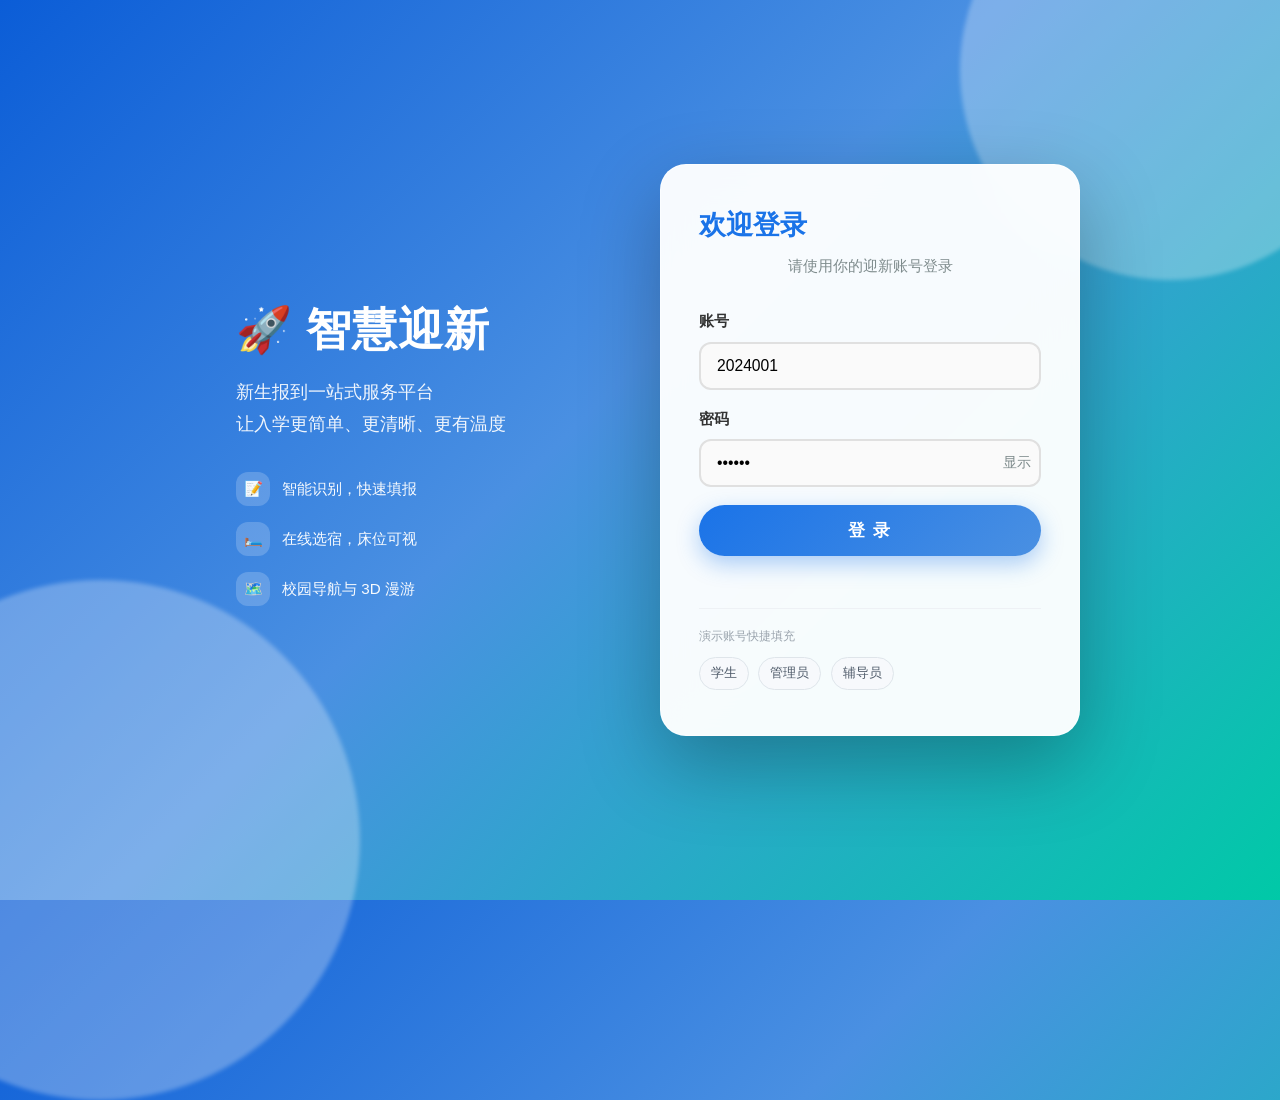
<file: templates/index.html>
<!DOCTYPE html>
<html lang="zh-CN">
<head>
    <meta charset="UTF-8">
    <meta name="viewport" content="width=device-width, initial-scale=1.0">
    <title>智慧迎新 - 登录</title>
    <link rel="stylesheet" href="/static/css/style.css">
    <style>
        :root {
            --login-primary: #1a73e8;
            --login-accent: #00c9a7;
        }
        * { margin: 0; padding: 0; box-sizing: border-box; }
        body {
            min-height: 100vh;
            background: linear-gradient(135deg, #0b5dd7 0%, #4a90e2 46%, #00c9a7 100%);
            display: flex;
            align-items: center;
            justify-content: center;
            padding: 24px;
            font-family: -apple-system, "Microsoft YaHei", "Segoe UI", sans-serif;
            position: relative;
            overflow-x: hidden;
        }
        body::before,
        body::after {
            content: '';
            position: absolute;
            border-radius: 50%;
            filter: blur(2px);
            opacity: 0.28;
            pointer-events: none;
        }
        body::before { width: 420px; height: 420px; background: white; top: -140px; right: -100px; }
        body::after { width: 520px; height: 520px; background: white; bottom: -200px; left: -160px; }
        .login-shell { position: relative; z-index: 1; width: 100%; max-width: 880px; display: flex; gap: 0; }
        .login-brand {
            flex: 1; color: white; padding: 48px 36px; display: flex; flex-direction: column;
            justify-content: center; min-height: 480px;
        }
        .login-brand h1 { font-size: 2.8rem; font-weight: 800; letter-spacing: 1px; }
        .login-brand .tagline { margin-top: 12px; font-size: 1.1rem; opacity: 0.92; line-height: 1.8; }
        .login-brand .brand-points { margin-top: 32px; display: flex; flex-direction: column; gap: 16px; }
        .login-brand .brand-point { display: flex; align-items: center; gap: 12px; font-size: 0.95rem; opacity: 0.96; }
        .brand-point .dot { width: 34px; height: 34px; border-radius: 12px; background: rgba(255,255,255,0.2); display: flex; align-items: center; justify-content: center; }
        .login-card {
            width: 420px; background: rgba(255,255,255,0.96); border-radius: 26px;
            padding: 38px; box-shadow: 0 28px 80px rgba(0,0,0,0.28);
            backdrop-filter: blur(20px);
        }
        .login-card h2 { font-size: 1.7rem; color: #1a73e8; margin-bottom: 8px; }
        .login-card .subtitle { color: #7f8c8d; font-size: 0.92rem; margin-bottom: 26px; }
        .form-group { margin-bottom: 18px; }
        .form-group label { display: block; margin-bottom: 8px; font-weight: 600; color: #333; font-size: 0.92rem; }
        .input-wrap { position: relative; }
        .input-wrap input {
            width: 100%; padding: 13px 46px 13px 16px; border: 2px solid #e0e0e0; border-radius: 12px;
            font-size: 0.98rem; background: #fafafa; transition: all .25s;
        }
        .input-wrap input:focus { outline: none; border-color: #1a73e8; background: white; box-shadow: 0 0 0 4px rgba(26,115,232,0.1); }
        .password-toggle {
            position: absolute; right: 10px; top: 50%; transform: translateY(-50%);
            border: none; background: transparent; cursor: pointer; color: #7f8c8d; font-size: 0.85rem;
        }
        .btn-login {
            width: 100%; padding: 14px; border: none; border-radius: 30px; cursor: pointer;
            background: linear-gradient(135deg, #1a73e8, #4a90e2); color: white;
            font-size: 1.05rem; font-weight: 700; letter-spacing: 2px;
            box-shadow: 0 8px 22px rgba(26,115,232,0.35); transition: all .25s;
        }
        .btn-login:hover { transform: translateY(-2px); box-shadow: 0 12px 28px rgba(26,115,232,0.45); }
        .btn-login:active { transform: translateY(0); }
        .error-msg { color: #ea4335; text-align: center; margin-top: 12px; font-size: 0.85rem; min-height: 20px; }
        .quick-login { margin-top: 20px; padding-top: 18px; border-top: 1px solid #eef1f5; }
        .quick-login p { font-size: 0.78rem; color: #9aa3ac; margin-bottom: 10px; }
        .quick-login button {
            border: 1px solid #dfe5ea; background: #f7f9fc; color: #4d5968; border-radius: 20px;
            padding: 7px 11px; margin: 0 5px 7px 0; cursor: pointer; font-size: 0.8rem; transition: all .2s;
        }
        .quick-login button:hover { border-color: #1a73e8; color: #1a73e8; background: #e8f0fe; }
        @media (max-width: 760px) {
            .login-shell { flex-direction: column; }
            .login-brand { min-height: auto; padding: 24px 8px; }
            .login-brand h1 { font-size: 2.1rem; }
            .brand-points { display: none; }
            .login-card { width: 100%; padding: 30px 24px; }
        }
    </style>
</head>
<body>
    <div class="login-shell">
        <section class="login-brand">
            <h1>🚀 智慧迎新</h1>
            <p class="tagline">新生报到一站式服务平台<br>让入学更简单、更清晰、更有温度</p>
            <div class="brand-points">
                <div class="brand-point"><span class="dot">📝</span>智能识别，快速填报</div>
                <div class="brand-point"><span class="dot">🛏️</span>在线选宿，床位可视</div>
                <div class="brand-point"><span class="dot">🗺️</span>校园导航与 3D 漫游</div>
            </div>
        </section>
        <section class="login-card">
            <h2>欢迎登录</h2>
            <p class="subtitle">请使用你的迎新账号登录</p>
            <form id="loginForm" autocomplete="off">
                <div class="form-group">
                    <label for="username">账号</label>
                    <div class="input-wrap">
                        <input type="text" id="username" name="username" placeholder="请输入学号或账号" value="2024001" required>
                    </div>
                </div>
                <div class="form-group">
                    <label for="password">密码</label>
                    <div class="input-wrap">
                        <input type="password" id="password" name="password" placeholder="请输入密码" value="123456" required>
                        <button type="button" class="password-toggle" id="passwordToggle">显示</button>
                    </div>
                </div>
                <button type="submit" class="btn-login" id="loginBtn">登 录</button>
                <div class="error-msg" id="errorMsg"></div>
            </form>
            <div class="quick-login">
                <p>演示账号快捷填充</p>
                <button type="button" data-account="2024001" data-password="123456">学生</button>
                <button type="button" data-account="admin" data-password="admin123">管理员</button>
                <button type="button" data-account="cs1" data-password="123456">辅导员</button>
            </div>
        </section>
    </div>

    <script src="/static/js/app.js"></script>
    <script>
        const loginForm = document.getElementById('loginForm');
        const usernameInput = document.getElementById('username');
        const passwordInput = document.getElementById('password');
        const errorMsg = document.getElementById('errorMsg');
        const loginBtn = document.getElementById('loginBtn');
        const passwordToggle = document.getElementById('passwordToggle');

        passwordToggle.addEventListener('click', () => {
            const show = passwordInput.type === 'password';
            passwordInput.type = show ? 'text' : 'password';
            passwordToggle.textContent = show ? '隐藏' : '显示';
        });

        document.querySelectorAll('.quick-login button').forEach(btn => {
            btn.addEventListener('click', () => {
                usernameInput.value = btn.dataset.account;
                passwordInput.value = btn.dataset.password;
                errorMsg.textContent = '';
                usernameInput.focus();
            });
        });

        loginForm.addEventListener('submit', async (e) => {
            e.preventDefault();
            const username = usernameInput.value.trim();
            const password = passwordInput.value;
            errorMsg.textContent = '';
            if (!username || !password) {
                errorMsg.textContent = '账号和密码不能为空';
                return;
            }
            loginBtn.disabled = true;
            loginBtn.textContent = '登录中...';
            try {
                const data = await App.fetchJSON('/login', {
                    method: 'POST',
                    headers: { 'Content-Type': 'application/json' },
                    body: JSON.stringify({ username, password })
                });
                if (data.success) {
                    App.toast('登录成功，正在进入系统', 'success');
                    window.setTimeout(() => { window.location.href = data.redirect; }, 350);
                } else {
                    errorMsg.textContent = data.message || '登录失败';
                    loginBtn.disabled = false;
                    loginBtn.textContent = '登 录';
                }
            } catch (err) {
                errorMsg.textContent = '网络错误，请稍后重试';
                loginBtn.disabled = false;
                loginBtn.textContent = '登 录';
            }
        });
    </script>
</body>
</html>
</file>
<file: static/css/style.css>
/* ========== 全局样式 ========== */
:root {
    --primary: #1a73e8;
    --primary-dark: #1557b0;
    --primary-light: #e8f0fe;
    --accent: #00c9a7;
    --text-dark: #2c3e50;
    --text-muted: #7f8c8d;
    --shadow-sm: 0 2px 8px rgba(0,0,0,0.06);
    --shadow-md: 0 4px 16px rgba(0,0,0,0.1);
    --shadow-lg: 0 12px 32px rgba(0,0,0,0.15);
    --radius: 14px;
    --transition: all 0.3s cubic-bezier(0.25, 0.46, 0.45, 0.94);
}

* {
    margin: 0;
    padding: 0;
    box-sizing: border-box;
}

body {
    font-family: -apple-system, "Microsoft YaHei", "Segoe UI", "PingFang SC", sans-serif;
    background: #f5f7fa;
    color: var(--text-dark);
    line-height: 1.6;
    -webkit-font-smoothing: antialiased;
}

a {
    color: var(--primary);
    text-decoration: none;
    transition: var(--transition);
}

a:hover {
    opacity: 0.85;
}

/* ========== 导航栏 ========== */
.navbar {
    position: fixed;
    top: 0;
    left: 0;
    right: 0;
    height: 64px;
    background: rgba(255, 255, 255, 0.9);
    backdrop-filter: blur(12px);
    -webkit-backdrop-filter: blur(12px);
    box-shadow: var(--shadow-sm);
    display: flex;
    align-items: center;
    justify-content: space-between;
    padding: 0 30px;
    z-index: 1000;
    transition: var(--transition);
}

.navbar .logo {
    font-size: 1.5rem;
    font-weight: 700;
    color: var(--primary);
    letter-spacing: 1px;
    background: linear-gradient(135deg, #1a73e8, #00c9a7);
    -webkit-background-clip: text;
    -webkit-text-fill-color: transparent;
    background-clip: text;
}

.navbar .nav-links {
    display: flex;
    gap: 10px;
    list-style: none;
}

.navbar .nav-links a {
    color: var(--text-dark);
    font-size: 0.95rem;
    padding: 8px 16px;
    border-radius: 30px;
    transition: var(--transition);
    position: relative;
}

.navbar .nav-links a:hover,
.navbar .nav-links a.active {
    background: var(--primary-light);
    color: var(--primary);
    font-weight: 500;
}

.navbar .nav-links a.active::after {
    content: '';
    position: absolute;
    bottom: 2px;
    left: 50%;
    transform: translateX(-50%);
    width: 20px;
    height: 3px;
    background: var(--primary);
    border-radius: 3px;
}

/* ========== 容器 ========== */
.container {
    max-width: 1200px;
    margin: 0 auto;
    padding: 90px 24px 40px;
}

/* ========== 卡片 ========== */
.card {
    background: white;
    border-radius: var(--radius);
    box-shadow: var(--shadow-sm);
    padding: 28px;
    transition: var(--transition);
    margin-bottom: 24px;
    border: 1px solid rgba(0,0,0,0.03);
}

.card:hover {
    box-shadow: var(--shadow-md);
    transform: translateY(-2px);
}

.card-title {
    font-size: 1.3rem;
    font-weight: 700;
    margin-bottom: 20px;
    color: var(--primary-dark);
    display: flex;
    align-items: center;
    gap: 8px;
}

/* ========== 按钮 ========== */
.btn {
    display: inline-block;
    padding: 11px 24px;
    border: none;
    border-radius: 30px;
    font-size: 0.95rem;
    font-weight: 500;
    cursor: pointer;
    transition: var(--transition);
    background: #e0e0e0;
    color: var(--text-dark);
    letter-spacing: 0.3px;
}

.btn:hover {
    transform: translateY(-2px);
    box-shadow: var(--shadow-md);
}

.btn:active {
    transform: translateY(0);
    box-shadow: var(--shadow-sm);
}

.btn-primary {
    background: linear-gradient(135deg, #1a73e8, #4a90e2);
    color: white;
    box-shadow: 0 4px 12px rgba(26,115,232,0.3);
}

.btn-success {
    background: linear-gradient(135deg, #34a853, #66bb6a);
    color: white;
    box-shadow: 0 4px 12px rgba(52,168,83,0.3);
}

.btn-danger {
    background: linear-gradient(135deg, #ea4335, #ef5350);
    color: white;
    box-shadow: 0 4px 12px rgba(234,67,53,0.3);
}

/* ========== 表单 ========== */
.form-group {
    margin-bottom: 20px;
}

.form-group label {
    display: block;
    margin-bottom: 8px;
    font-weight: 600;
    color: var(--text-dark);
    font-size: 0.95rem;
}

.form-group input,
.form-group select,
.form-group textarea {
    width: 100%;
    padding: 12px 16px;
    border: 2px solid #e0e0e0;
    border-radius: 10px;
    font-size: 0.95rem;
    transition: var(--transition);
    background: #fafafa;
}

.form-group input:focus,
.form-group select:focus,
.form-group textarea:focus {
    outline: none;
    border-color: var(--primary);
    background: white;
    box-shadow: 0 0 0 4px rgba(26,115,232,0.1);
}

/* ========== 进度条 ========== */
.progress-bar {
    width: 100%;
    height: 24px;
    background: #e9ecef;
    border-radius: 12px;
    overflow: hidden;
    box-shadow: inset 0 1px 3px rgba(0,0,0,0.1);
}

.progress-bar .progress-fill {
    height: 100%;
    background: linear-gradient(90deg, #1a73e8, #00c9a7);
    border-radius: 12px;
    transition: width 0.6s ease;
    position: relative;
}

.progress-bar .progress-fill::after {
    content: '';
    position: absolute;
    top: 0;
    left: 0;
    right: 0;
    bottom: 0;
    background: linear-gradient(90deg, transparent, rgba(255,255,255,0.4), transparent);
    animation: shimmer 2s infinite;
}

@keyframes shimmer {
    0% { transform: translateX(-100%); }
    100% { transform: translateX(100%); }
}

/* ========== 步骤条 ========== */
.steps {
    display: flex;
    justify-content: space-between;
    margin-bottom: 40px;
    position: relative;
    padding: 0 10px;
}

.steps::before {
    content: '';
    position: absolute;
    top: 20px;
    left: 10%;
    right: 10%;
    height: 4px;
    background: #e0e0e0;
    z-index: 0;
    border-radius: 4px;
}

.step {
    text-align: center;
    position: relative;
    z-index: 1;
    flex: 1;
}

.step .circle {
    width: 44px;
    height: 44px;
    border-radius: 50%;
    background: #e0e0e0;
    color: #999;
    display: flex;
    align-items: center;
    justify-content: center;
    margin: 0 auto;
    font-weight: bold;
    font-size: 1.1rem;
    transition: var(--transition);
    border: 3px solid white;
    box-shadow: var(--shadow-sm);
}

.step.active .circle,
.step.completed .circle {
    background: linear-gradient(135deg, #1a73e8, #4a90e2);
    color: white;
    box-shadow: 0 4px 12px rgba(26,115,232,0.4);
}

.step.completed .circle::after {
    content: '✓';
    font-size: 1.2rem;
    font-weight: bold;
}

.step .label {
    margin-top: 10px;
    font-size: 0.85rem;
    color: var(--text-muted);
    transition: var(--transition);
}

.step.active .label {
    color: var(--primary);
    font-weight: 700;
}

.step.completed .label {
    color: var(--primary);
}

/* ========== 网格布局 ========== */
.grid-2 {
    display: grid;
    grid-template-columns: 1fr 1fr;
    gap: 24px;
}

.grid-3 {
    display: grid;
    grid-template-columns: repeat(3, 1fr);
    gap: 24px;
}

.grid-4 {
    display: grid;
    grid-template-columns: repeat(4, 1fr);
    gap: 24px;
}

/* ========== 响应式 ========== */
@media (max-width: 768px) {
    .grid-2, .grid-3, .grid-4 {
        grid-template-columns: 1fr;
    }

    .navbar {
        padding: 0 16px;
        height: auto;
        flex-direction: column;
        padding: 12px 16px;
        gap: 8px;
    }

    .navbar .nav-links {
        flex-wrap: wrap;
        justify-content: center;
        gap: 6px;
    }

    .navbar .nav-links a {
        padding: 6px 12px;
        font-size: 0.85rem;
    }

    .container {
        padding: 140px 16px 30px;
    }

    .login-card {
        width: 90% !important;
        padding: 30px !important;
    }

    .search-box {
        width: 200px !important;
        padding: 12px !important;
    }
}

/* ========== 工具类 ========== */
.text-center { text-align: center; }
.mt-20 { margin-top: 20px; }
.mb-20 { margin-bottom: 20px; }
.hidden { display: none; }

.loading {
    display: inline-block;
    width: 24px;
    height: 24px;
    border: 4px solid #ccc;
    border-top-color: var(--primary);
    border-radius: 50%;
    animation: spin 0.8s linear infinite;
}

@keyframes spin {
    to { transform: rotate(360deg); }
}

/* ========== 登录页专属优化（会在 index.html 中覆盖部分样式） ========== */
.login-card {
    background: rgba(255, 255, 255, 0.92);
    backdrop-filter: blur(20px);
    -webkit-backdrop-filter: blur(20px);
    border-radius: 24px;
    padding: 44px;
    width: 380px;
    box-shadow: 0 24px 80px rgba(0,0,0,0.25);
    border: 1px solid rgba(255,255,255,0.5);
}

.login-card h1 {
    text-align: center;
    color: #1a73e8;
    margin-bottom: 12px;
    font-size: 2.2rem;
    font-weight: 700;
    background: linear-gradient(135deg, #1a73e8, #00c9a7);
    -webkit-background-clip: text;
    -webkit-text-fill-color: transparent;
    background-clip: text;
}

.login-card p.subtitle {
    text-align: center;
    color: var(--text-muted);
    margin-bottom: 32px;
    font-size: 0.95rem;
}

.login-card .btn {
    width: 100%;
    padding: 14px;
    font-size: 1.1rem;
    border-radius: 30px;
    font-weight: 600;
}

/* ========== 主面板欢迎横幅 ========== */
.welcome-banner {
    background: linear-gradient(135deg, #1a73e8, #4a90e2);
    color: white;
    padding: 32px;
    border-radius: var(--radius);
    margin-bottom: 24px;
    box-shadow: var(--shadow-md);
    position: relative;
    overflow: hidden;
}

.welcome-banner::after {
    content: '';
    position: absolute;
    top: -50%;
    right: -30%;
    width: 300px;
    height: 300px;
    background: rgba(255,255,255,0.1);
    border-radius: 50%;
    pointer-events: none;
}

.welcome-banner h2 {
    font-size: 1.8rem;
    margin-bottom: 8px;
    font-weight: 700;
}

.welcome-banner p {
    opacity: 0.9;
    font-size: 1rem;
}

/* ========== 功能卡片 ========== */
.feature-card {
    background: white;
    border-radius: var(--radius);
    padding: 28px 20px;
    text-align: center;
    box-shadow: var(--shadow-sm);
    cursor: pointer;
    transition: var(--transition);
    border: 1px solid rgba(0,0,0,0.03);
}

.feature-card:hover {
    transform: translateY(-8px);
    box-shadow: var(--shadow-lg);
    border-color: rgba(26,115,232,0.2);
}

.feature-card .icon {
    font-size: 3rem;
    margin-bottom: 16px;
    transition: var(--transition);
}

.feature-card:hover .icon {
    transform: scale(1.1);
}

.feature-card h3 {
    font-size: 1.2rem;
    margin-bottom: 10px;
    color: var(--primary-dark);
}

.feature-card p {
    font-size: 0.9rem;
    color: var(--text-muted);
}

/* ========== 共享导航（优化） ========== */
.navbar-inner {
    width: 100%;
    max-width: 1440px;
    margin: 0 auto;
    display: flex;
    align-items: center;
    justify-content: space-between;
    gap: 18px;
}

.navbar .logo {
    white-space: nowrap;
}

.nav-toggle {
    display: none;
    width: 42px;
    height: 42px;
    border: none;
    border-radius: 12px;
    background: var(--primary-light);
    cursor: pointer;
    flex-direction: column;
    align-items: center;
    justify-content: center;
    gap: 5px;
}

.nav-toggle span {
    display: block;
    width: 20px;
    height: 2px;
    background: var(--primary);
    border-radius: 2px;
    transition: var(--transition);
}

.nav-toggle[aria-expanded="true"] span:nth-child(1) {
    transform: translateY(7px) rotate(45deg);
}

.nav-toggle[aria-expanded="true"] span:nth-child(2) {
    opacity: 0;
}

.nav-toggle[aria-expanded="true"] span:nth-child(3) {
    transform: translateY(-7px) rotate(-45deg);
}

/* ========== 通用页面容器 ========== */
.page-container {
    max-width: 1200px;
    margin: 0 auto;
    padding: 92px 24px 40px;
}

.page-title {
    font-size: 1.65rem;
    font-weight: 700;
    color: var(--primary-dark);
    margin-bottom: 20px;
    display: flex;
    align-items: center;
    gap: 10px;
}

.page-title small {
    font-size: 0.85rem;
    font-weight: 400;
    color: var(--text-muted);
    margin-left: auto;
}

.panel {
    background: white;
    border-radius: 16px;
    box-shadow: var(--shadow-sm);
    border: 1px solid rgba(0,0,0,0.03);
}

.panel-header {
    padding: 18px 22px;
    border-bottom: 1px solid #eef1f5;
    font-weight: 600;
    color: var(--primary-dark);
}

.panel-body {
    padding: 22px;
}

.search-input {
    width: 100%;
    padding: 12px 16px;
    border: 2px solid #e0e0e0;
    border-radius: 12px;
    font-size: 0.95rem;
    background: #fafafa;
    transition: var(--transition);
}

.search-input:focus {
    outline: none;
    border-color: var(--primary);
    background: white;
    box-shadow: 0 0 0 4px rgba(26,115,232,0.1);
}

/* ========== 表格 ========== */
.table-wrap {
    width: 100%;
    overflow-x: auto;
    background: white;
    border-radius: 14px;
    box-shadow: var(--shadow-sm);
    border: 1px solid rgba(0,0,0,0.03);
}

.data-table {
    width: 100%;
    min-width: 780px;
    border-collapse: collapse;
    font-size: 0.9rem;
}

.data-table th,
.data-table td {
    padding: 13px 14px;
    text-align: left;
    border-bottom: 1px solid #f0f2f5;
    vertical-align: middle;
}

.data-table th {
    background: #f7f9fc;
    color: #5b6673;
    font-weight: 600;
    white-space: nowrap;
}

.data-table tbody tr:hover {
    background: #fafbfd;
}

.data-table .empty-cell {
    text-align: center;
    color: #98a2ad;
    padding: 32px 16px;
}

.badge {
    display: inline-flex;
    align-items: center;
    gap: 4px;
    padding: 4px 9px;
    border-radius: 999px;
    font-size: 0.75rem;
    font-weight: 500;
    white-space: nowrap;
}

.badge-blue { background: #e8f0fe; color: #1a73e8; }
.badge-green { background: #e6f4ea; color: #188038; }
.badge-red { background: #fce8e6; color: #c5221f; }
.badge-orange { background: #fef0e0; color: #b06000; }
.badge-purple { background: #f3e8fd; color: #7627bb; }
.badge-gray { background: #f1f3f4; color: #5f6368; }

/* ========== Toast 消息 ========== */
#app-toast-container {
    position: fixed;
    top: 76px;
    right: 20px;
    z-index: 9999;
    display: flex;
    flex-direction: column;
    gap: 10px;
    pointer-events: none;
}

.app-toast {
    min-width: 240px;
    max-width: 360px;
    padding: 13px 16px;
    border-radius: 14px;
    background: #2c3e50;
    color: white;
    box-shadow: 0 12px 32px rgba(0,0,0,0.22);
    display: flex;
    align-items: flex-start;
    gap: 10px;
    font-size: 0.9rem;
    line-height: 1.45;
    opacity: 0;
    transform: translateY(-8px);
    transition: opacity 0.3s ease, transform 0.3s ease;
}

.app-toast.is-visible {
    opacity: 1;
    transform: translateY(0);
}

.app-toast-success { background: #188038; }
.app-toast-error { background: #c5221f; }
.app-toast-warning { background: #b06000; }
.app-toast-info { background: #1a73e8; }

.app-toast-icon {
    flex: 0 0 auto;
}

/* ========== 提示横幅 ========== */
.notice {
    padding: 13px 16px;
    border-radius: 12px;
    border-left: 4px solid var(--primary);
    background: var(--primary-light);
    color: var(--primary-dark);
    font-size: 0.92rem;
    margin-bottom: 16px;
}

.notice-success {
    border-left-color: #34a853;
    background: #e6f4ea;
    color: #188038;
}

.notice-warning {
    border-left-color: #fbbc04;
    background: #fef7e0;
    color: #b06000;
}

/* ========== 移动端导航 ========== */
@media (max-width: 900px) {
    .navbar-inner {
        flex-wrap: wrap;
    }

    .nav-toggle {
        display: flex !important;
        margin-left: auto;
    }

    .nav-links {
        display: none !important;
        width: 100%;
        flex-direction: column;
        gap: 4px;
        padding: 8px 0 4px;
    }

    .nav-links.is-open {
        display: flex !important;
    }

    .nav-links li {
        width: 100%;
    }

    .nav-links a {
        display: block;
        text-align: center;
    }

    .navbar {
        height: auto !important;
        padding: 12px 16px !important;
    }

    .page-container {
        padding-top: 116px;
    }
}
</file>
